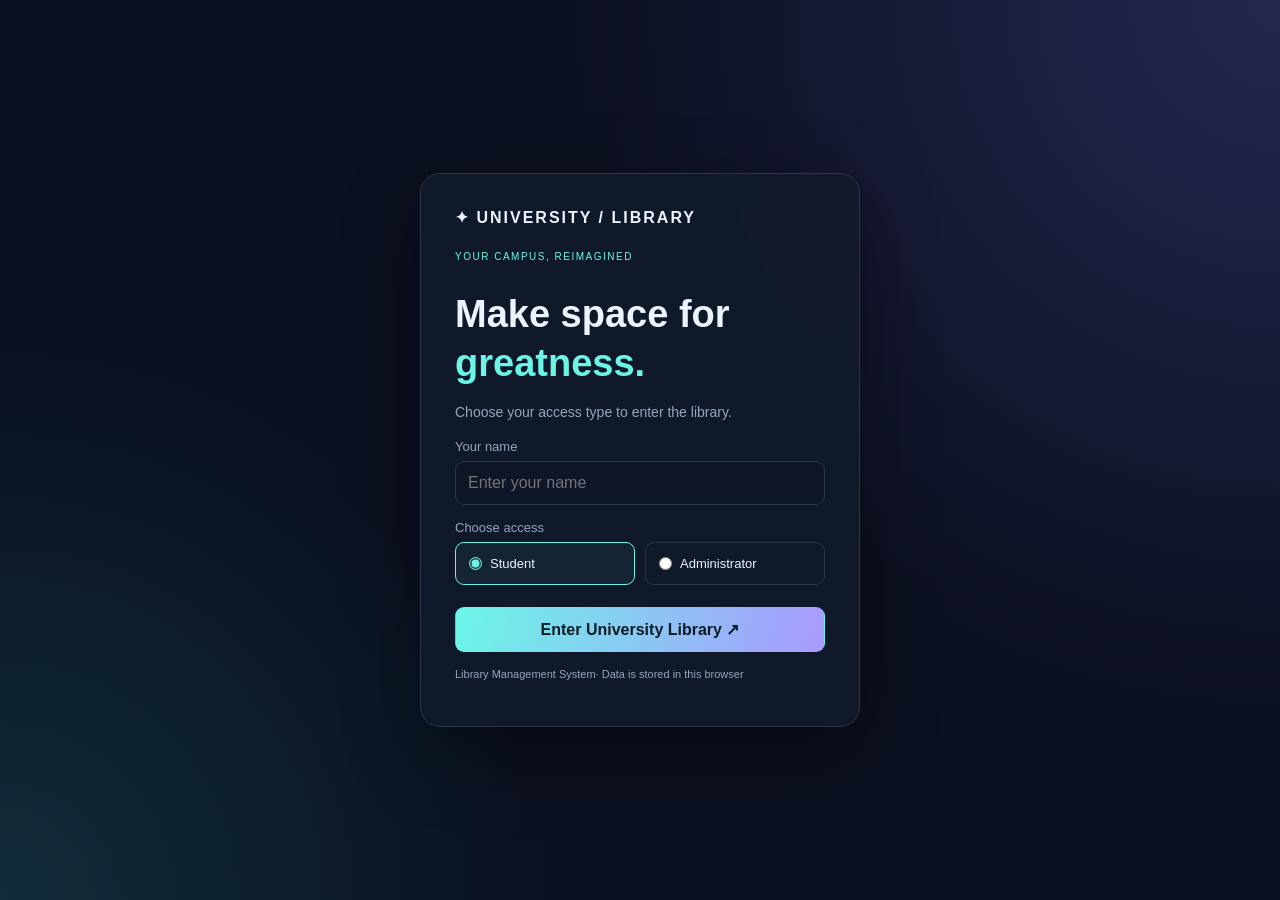
<file: index.html>
<!DOCTYPE html>
<html lang="en">
<head>
  <meta charset="UTF-8">
  <meta name="viewport" content="width=device-width, initial-scale=1.0">
  <title>University Library | Login</title>
  <link rel="stylesheet" href="styles.css">
  <script src="script.js" defer></script>
</head>
<body class="login-page">

  <main class="login-card">
    <a class="brand" href="index.html">✦ UNIVERSITY / LIBRARY</a>

    <p class="eyebrow">YOUR CAMPUS, REIMAGINED</p>
    <h1>Make space for <span>greatness.</span></h1>
    <p class="muted">Choose your access type to enter the library.</p>

    <form id="loginForm">
      <label for="personName">Your name</label>
      <input
        type="text"
        id="personName"
        placeholder="Enter your name"
        maxlength="60"
        required
      >

      <label>Choose access</label>

      <div class="role-options">
        <label class="role-option">
          <input type="radio" name="role" value="Student" checked>
          Student
        </label>

        <label class="role-option">
          <input type="radio" name="role" value="Administrator">
          Administrator
        </label>
      </div>

      <button class="button primary full" type="submit">
        Enter University Library ↗
      </button>

      <p class="small-note">
        Library Management System· Data is stored in this browser
      </p>
    </form>
  </main>

</body>
</html>
</file>
<file: styles.css>
* {
  box-sizing: border-box;
  margin: 0;
  padding: 0;
}

:root {
  --bg: #0b1020;
  --panel: #151d30;
  --line: #29364c;
  --text: #edf4ff;
  --muted: #95a6bd;
  --cyan: #6cf5e7;
  --violet: #a99aff;
  --red: #e77991;
}

html {
  scroll-behavior: smooth;
}

body {
  min-height: 100vh;
  font-family: Arial, sans-serif;
  color: var(--text);
  background:
    radial-gradient(circle at top right, #252750, transparent 45%),
    radial-gradient(circle at bottom left, #102d39, transparent 35%),
    var(--bg);
}

button,
input,
select {
  font: inherit;
}

button,
select {
  cursor: pointer;
}

button {
  transition: 0.2s ease;
}

button:focus-visible,
a:focus-visible,
input:focus-visible,
select:focus-visible {
  outline: 2px solid var(--cyan);
  outline-offset: 3px;
}

a {
  color: inherit;
  text-decoration: none;
}

p {
  color: var(--muted);
  line-height: 1.65;
  margin: 9px 0;
}

h1,
h2,
h3 {
  line-height: 1.3;
}

h1 {
  font-size: clamp(27px, 4vw, 38px);
  margin: 12px 0;
}

h2 {
  font-size: 21px;
  margin: 12px 0;
}

span,
em {
  color: var(--cyan);
}

label {
  display: block;
  margin: 15px 0 7px;
  color: var(--muted);
  font-size: 13px;
}

input:not([type="radio"]),
select {
  width: 100%;
  min-width: 0;
  padding: 12px;
  border: 1px solid var(--line);
  border-radius: 9px;
  color: var(--text);
  background: #0e1628;
}

input:focus,
select:focus {
  border-color: var(--cyan);
}

option {
  background: #11192b;
  color: var(--text);
}

.button {
  display: inline-block;
  border: 1px solid transparent;
  border-radius: 9px;
  padding: 12px 16px;
  margin-top: 15px;
  font-weight: bold;
  text-align: center;
  cursor: pointer;
}

.primary {
  color: #081c24;
  background: linear-gradient(100deg, var(--cyan), var(--violet));
}

.primary:hover {
  transform: translateY(-2px);
  box-shadow: 0 8px 25px #6cf5e729;
}

.secondary {
  color: var(--text);
  background: var(--panel);
  border-color: var(--line);
}

.secondary:hover {
  border-color: var(--cyan);
}

.full {
  width: 100%;
}

.button:disabled {
  opacity: 0.5;
  cursor: not-allowed;
}

.brand {
  display: inline-block;
  font-weight: 800;
  letter-spacing: 2px;
}

.eyebrow {
  color: var(--cyan);
  font-size: 10px;
  letter-spacing: 1.5px;
  margin-top: 22px;
}

.small-note {
  color: var(--muted);
  font-size: 11px;
  margin-top: 13px;
}

.muted {
  font-size: 14px;
}

/* LOGIN */

.login-page {
  display: grid;
  place-items: center;
  padding: 20px;
}

.login-card {
  width: min(100%, 440px);
  padding: 34px;
  border: 1px solid var(--line);
  border-radius: 20px;
  background: #121a2bf0;
  box-shadow: 0 25px 80px #0005;
  backdrop-filter: blur(18px);
}

.login-card h1 {
  font-size: 38px;
  margin-top: 24px;
}

.role-options {
  display: grid;
  grid-template-columns: 1fr 1fr;
  gap: 10px;
}

.role-option {
  display: flex;
  align-items: center;
  gap: 8px;
  padding: 13px;
  margin-top: 0;
  border: 1px solid var(--line);
  border-radius: 9px;
  color: var(--text);
  cursor: pointer;
}

.role-option:has(input:checked) {
  border-color: var(--cyan);
  background: #6cf5e70d;
}

.role-option input {
  accent-color: var(--cyan);
}

/* DASHBOARD */

.app-page {
  display: grid;
  grid-template-columns: 1fr;
  gap: 22px;
  padding: 22px;
}

.sidebar {
  display: flex;
  align-items: center;
  justify-content: space-between;
  flex-wrap: wrap;
  gap: 15px;
  padding: 18px;
  border: 1px solid var(--line);
  border-radius: 16px;
  background: #11192bf0;
}

.sidebar .brand {
  font-size: 13px;
  letter-spacing: 1px;
}

.sidebar .eyebrow {
  margin: 0;
}

.sidebar .button {
  margin: 0;
}

.main-content {
  width: 100%;
  max-width: 1500px;
  min-width: 0;
  margin: auto;
}

.topbar {
  display: flex;
  align-items: center;
  justify-content: space-between;
  gap: 20px;
  min-height: 180px;
  padding: 28px;
  margin-bottom: 22px;
  border: 1px solid var(--line);
  border-radius: 16px;
  background:
    linear-gradient(90deg, #0b1020f5 0%, #0b1020d6 50%, #0b10208a 100%),
    url("https://images.unsplash.com/photo-1507842217343-583bb7270b66?auto=format&fit=crop&w=1800&q=85");
  background-size: cover;
  background-position: center;
  box-shadow: 0 15px 45px #0002;
}

.topbar > div {
  min-width: 0;
}

.topbar .eyebrow {
  margin-top: 0;
}

.topbar h1 {
  max-width: 780px;
  text-shadow: 0 2px 12px #0008;
}

.profile {
  display: flex;
  align-items: center;
  gap: 12px;
  flex-shrink: 0;
}

.profile small {
  display: block;
  margin-top: 5px;
  color: var(--muted);
}

.avatar {
  display: grid;
  place-items: center;
  width: 48px;
  height: 48px;
  border: 1px solid #ffffff12;
  border-radius: 14px;
  background: #293650;
}

/* HERO AND PANELS */

.hero,
.panel,
.stat {
  padding: 22px;
  border: 1px solid var(--line);
  border-radius: 15px;
  background: #141d30ed;
  backdrop-filter: blur(12px);
}

.hero {
  margin-bottom: 18px;
  background: linear-gradient(115deg, #1b3546, #242343);
}

.hero h2 {
  font-size: 28px;
}

.hero .button {
  margin-top: 16px;
}

.stats {
  display: grid;
  grid-template-columns: repeat(3, minmax(0, 1fr));
  gap: 13px;
  margin-bottom: 18px;
}

.stat {
  min-width: 0;
  transition: transform 0.2s, border-color 0.2s;
}

.stat:hover {
  transform: translateY(-3px);
  border-color: #465675;
}

.stat small {
  color: var(--muted);
  font-size: 10px;
}

.stat strong {
  display: block;
  margin-top: 10px;
  font-size: 28px;
  overflow-wrap: anywhere;
}

/* BOOKING LAYOUT */

.content-grid {
  display: grid;
  grid-template-columns: minmax(0, 1.1fr) minmax(270px, 0.9fr);
  align-items: start;
  gap: 18px;
}

.panel {
  min-width: 0;
  margin-bottom: 18px;
}

.panel h2 {
  line-height: 1.3;
}

#booking {
  scroll-margin-top: 20px;
}

.room-summary {
  display: flex;
  justify-content: space-between;
  flex-wrap: wrap;
  gap: 8px;
  padding: 12px;
  margin-top: 12px;
  border: 1px solid var(--line);
  border-radius: 9px;
  background: #10182a;
}

.room-summary span:last-child {
  color: var(--muted);
  font-size: 12px;
}

/* SEAT MAP */

.legend {
  display: flex;
  flex-wrap: wrap;
  gap: 12px;
  margin: 17px 0;
  color: var(--muted);
  font-size: 11px;
}

.legend span {
  display: inline-flex;
  align-items: center;
  gap: 6px;
  color: var(--muted);
}

.dot {
  display: inline-block;
  width: 9px;
  height: 9px;
  border-radius: 50%;
}

.available-dot {
  background: var(--cyan);
}

.selected-dot {
  background: var(--violet);
}

.unavailable-dot {
  background: var(--red);
}

.seat-map {
  display: grid;
  grid-template-columns: repeat(4, minmax(0, 1fr));
  gap: 10px;
  min-height: 85px;
  padding: 16px;
  border: 1px solid var(--line);
  border-radius: 12px;
  background: #0b1322;
}

.seat {
  min-width: 0;
  padding: 14px 4px;
  border: 1px solid #32665f;
  border-radius: 8px;
  color: var(--cyan);
  background: #15332f;
  cursor: pointer;
}

.seat:hover:not(:disabled),
.seat.chosen {
  color: #101124;
  background: var(--violet);
  border-color: var(--violet);
}

.seat:disabled,
.seat.unavailable {
  color: #d88b9e;
  background: #40252f;
  border-color: #6e3a4a;
  cursor: not-allowed;
  opacity: 0.8;
}

#bookButton {
  margin-top: 12px;
}

.form-grid {
  display: grid;
  grid-template-columns: repeat(2, minmax(0, 1fr));
  gap: 0 12px;
  margin-bottom: 12px;
}

/* LIBRARY IMAGE */

.library-photo {
  position: relative;
  height: 240px;
  margin-top: 24px;
  overflow: hidden;
  border: 1px solid var(--line);
  border-radius: 13px;
  background: var(--panel);
}

.library-photo img {
  display: block;
  width: 100%;
  height: 100%;
  object-fit: cover;
  opacity: 0.85;
  transition: transform 0.4s ease;
}

.library-photo:hover img {
  transform: scale(1.04);
}

.photo-caption {
  position: absolute;
  inset: auto 0 0;
  padding: 35px 18px 18px;
  background: linear-gradient(transparent, #080d1bea);
}

.photo-caption .eyebrow {
  margin: 0 0 6px;
}

.photo-caption h3 {
  max-width: 380px;
  font-size: 19px;
  line-height: 1.4;
}

/* ROOM CARDS */

.resource-list {
  display: grid;
  grid-template-columns: 1fr;
  gap: 9px;
  margin-top: 15px;
}

.resource-card {
  display: flex;
  align-items: center;
  justify-content: space-between;
  gap: 10px;
  width: 100%;
  padding: 14px;
  text-align: left;
  border: 1px solid var(--line);
  border-radius: 10px;
  background: #10182a;
  color: var(--text);
}

.resource-card:hover,
.resource-card.active {
  transform: translateX(3px);
  border-color: var(--cyan);
  background: #172438;
}

.resource-card span {
  color: var(--text);
}

.resource-card span:last-child {
  flex-shrink: 0;
  color: var(--cyan);
  font-size: 11px;
}

/* HISTORY AND NOTIFICATIONS */

.booking-row,
.notification-item {
  display: flex;
  align-items: center;
  gap: 11px;
  padding: 13px 0;
  border-bottom: 1px solid var(--line);
}

.booking-seat {
  display: grid;
  place-items: center;
  min-width: 40px;
  height: 40px;
  border-radius: 9px;
  background: #27344d;
}

.booking-info {
  flex: 1;
  min-width: 0;
}

.booking-info b {
  overflow-wrap: anywhere;
}

.booking-info small,
.booking-info span {
  display: block;
  margin-top: 5px;
  color: var(--muted);
  font-size: 11px;
  overflow-wrap: anywhere;
}

.status-active {
  color: var(--cyan) !important;
}

.cancel-button,
.text-button {
  padding: 7px;
  border: 0;
  background: transparent;
  color: #ff9eae;
  cursor: pointer;
}

.cancel-button {
  flex-shrink: 0;
  margin: 0;
  font-size: 11px;
}

.cancel-button:hover,
.text-button:hover {
  text-decoration: underline;
}

.text-button {
  color: var(--cyan);
  font-size: 12px;
}

.empty-state {
  padding: 18px 0;
  color: var(--muted);
  font-size: 13px;
}

/* ADMIN */

.hidden {
  display: none !important;
}

#adminPanel {
  margin-top: 8px;
}

#adminBookingList > .booking-row {
  overflow-wrap: anywhere;
}

#adminPanel h3 {
  margin-top: 20px;
}

/* FOOTER */

footer {
  padding: 22px 0;
  color: var(--muted);
  font-size: 10px;
  letter-spacing: 1px;
}

/* TOAST */

.toast {
  position: fixed;
  right: 20px;
  bottom: 20px;
  z-index: 1000;
  max-width: calc(100% - 40px);
  padding: 13px 18px;
  border-radius: 9px;
  color: #092426;
  background: var(--cyan);
  font-size: 13px;
  font-weight: bold;
  opacity: 0;
  pointer-events: none;
  transform: translateY(8px);
  transition: opacity 0.2s, transform 0.2s;
}

.toast.visible {
  opacity: 1;
  transform: translateY(0);
}

/* TABLET */

@media (max-width: 950px) {
  .app-page {
    padding: 12px;
    gap: 16px;
  }

  .content-grid {
    grid-template-columns: 1fr;
  }

  .main-content {
    max-width: 100%;
  }

  .topbar {
    min-height: 165px;
  }
}

/* MOBILE */

@media (max-width: 520px) {
  .app-page {
    padding: 10px;
    gap: 12px;
  }

  .login-card {
    padding: 24px;
  }

  .login-card h1 {
    font-size: 32px;
  }

  .hero,
  .panel {
    padding: 15px;
  }

  .topbar {
    flex-direction: column;
    align-items: flex-start;
    justify-content: center;
    gap: 16px;
    min-height: 200px;
    padding: 20px 15px;
  }

  .topbar h1 {
    font-size: clamp(26px, 8vw, 34px);
  }

  .profile {
    gap: 9px;
  }

  .avatar {
    width: 40px;
    height: 40px;
  }

  .sidebar {
    padding: 14px;
  }

  .sidebar .brand {
    font-size: 11px;
  }

  .sidebar .eyebrow {
    font-size: 9px;
  }

  .stats {
    gap: 7px;
  }

  .stat {
    padding: 12px 8px;
  }

  .stat strong {
    font-size: 21px;
  }

  .stat small {
    font-size: 8px;
  }

  .form-grid {
    grid-template-columns: 1fr;
  }

  .seat-map {
    grid-template-columns: repeat(4, minmax(0, 1fr));
    gap: 6px;
    padding: 10px;
  }

  .seat {
    padding: 12px 2px;
  }

  .library-photo {
    height: 190px;
  }

  .photo-caption h3 {
    font-size: 16px;
  }

  .resource-card {
    padding: 12px;
  }

  .booking-row {
    align-items: flex-start;
    flex-wrap: wrap;
  }

  .toast {
    right: 10px;
    bottom: 10px;
    max-width: calc(100% - 20px);
  }
}

/* ACCESSIBILITY */

@media (prefers-reduced-motion: reduce) {
  *,
  *::before,
  *::after {
    scroll-behavior: auto !important;
    transition-duration: 0.01ms !important;
    animation-duration: 0.01ms !important;
  }
}
</file>
